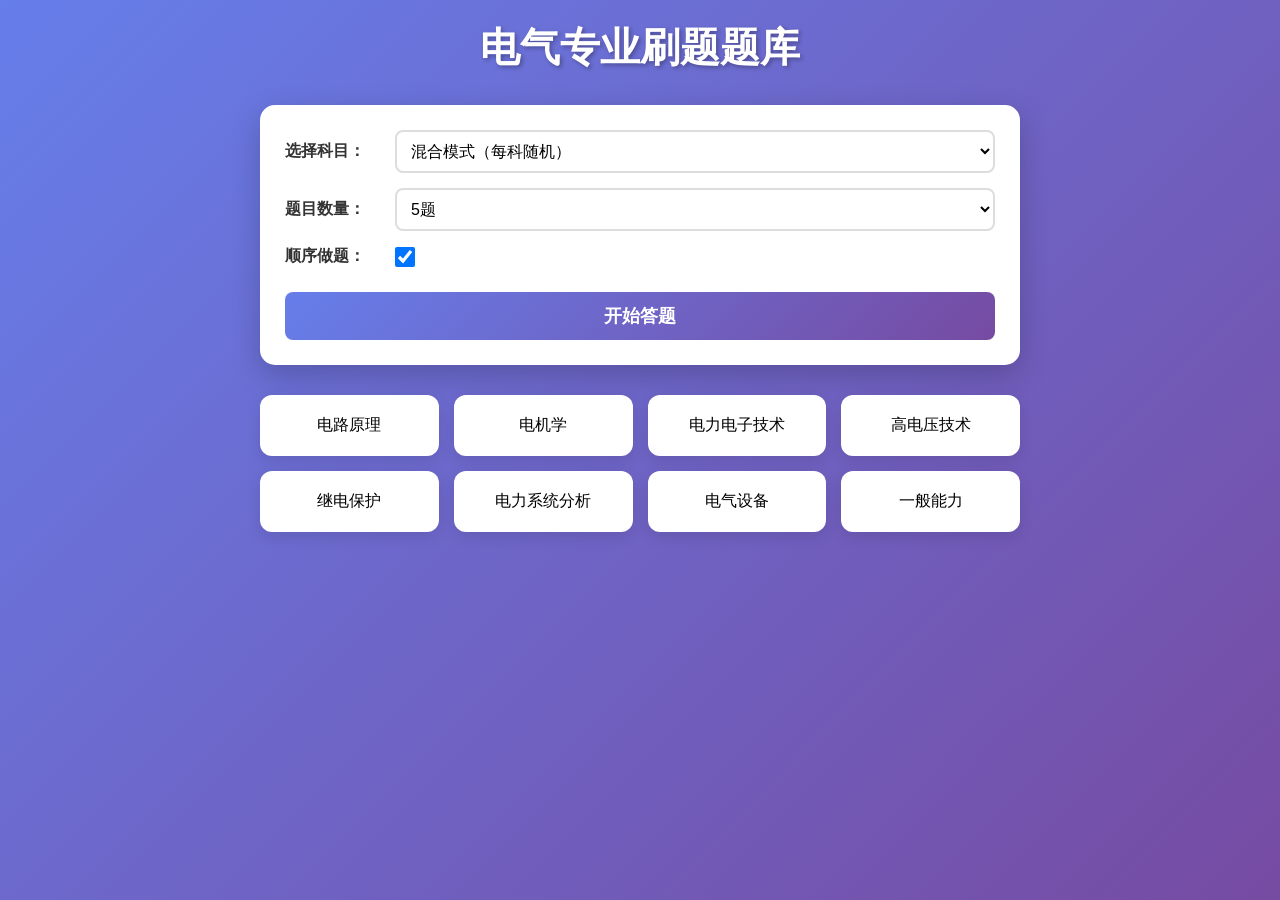
<file: index.html>
<!DOCTYPE html>
<html lang="zh-CN">
<head>
    <meta charset="UTF-8">
    <meta name="viewport" content="width=device-width, initial-scale=1.0">
    <title>电气专业刷题题库</title>
    <link rel="stylesheet" href="./styles/main.css">
</head>
<body>
    <div class="container">
        <h1>电气专业刷题题库</h1>
        
        <div class="settings">
            <div class="setting-item">
                <label>选择科目：</label>
                <select id="subject-select">
                    <option value="mixed">混合模式（每科随机）</option>
                    <option value="dianlu">电路原理</option>
                    <option value="dianji">电机学</option>
                    <option value="dianli">电力电子技术</option>
                    <option value="gaodianya">高电压技术</option>
                    <option value="jidian">继电保护</option>
                    <option value="xitong">电力系统分析</option>
                    <option value="shebei">电气设备(发电厂)</option>
                    <option value="nengli">一般能力</option>
                </select>
            </div>
            
            <div class="setting-item">
                <label>题目数量：</label>
                <select id="count-select">
                    <option value="5">5题</option>
                    <option value="10">10题</option>
                    <option value="20">20题</option>
                    <option value="50">50题</option>
                </select>
            </div>
            
            <div class="setting-item">
                <label>顺序做题：</label>
                <input type="checkbox" id="order-checkbox" checked>
            </div>
            
            <button id="start-btn">开始答题</button>
        </div>
        
        <div class="subject-grid">
            <div class="subject-card" data-subject="dianlu">电路原理</div>
            <div class="subject-card" data-subject="dianji">电机学</div>
            <div class="subject-card" data-subject="dianli">电力电子技术</div>
            <div class="subject-card" data-subject="gaodianya">高电压技术</div>
            <div class="subject-card" data-subject="jidian">继电保护</div>
            <div class="subject-card" data-subject="xitong">电力系统分析</div>
            <div class="subject-card" data-subject="shebei">电气设备</div>
            <div class="subject-card" data-subject="nengli">一般能力</div>
        </div>
    </div>
    
    <!-- 第一步：加载所有科目题库（必须放在最前面） -->
    <script src="./data/dianlu.js"></script>
    <script src="./data/dianji.js"></script>
    <script src="./data/dianli.js"></script>
    <script src="./data/gaodianya.js"></script>
    <script src="./data/jidian.js"></script>
    <script src="./data/xitong.js"></script>
    <script src="./data/shebei.js"></script>
    <script src="./data/nengli.js"></script>
    
    <!-- 第二步：加载数据处理逻辑 -->
    <script src="./scripts/data.js"></script>
    
    <!-- 页面内联交互逻辑 -->
    <script>
        // 点击科目卡片快速选择
        document.querySelectorAll('.subject-card').forEach(card => {
            card.addEventListener('click', () => {
                document.getElementById('subject-select').value = card.dataset.subject;
            });
        });
        
        // 开始答题
        document.getElementById('start-btn').addEventListener('click', () => {
            const subject = document.getElementById('subject-select').value;
            const count = document.getElementById('count-select').value;
            const order = document.getElementById('order-checkbox').checked;
            
            localStorage.setItem('quizSubject', subject);
            localStorage.setItem('quizCount', count);
            localStorage.setItem('quizOrder', order);
            
            window.location.href = './quiz.html';
        });
    </script>
</body>
</html>
</file>
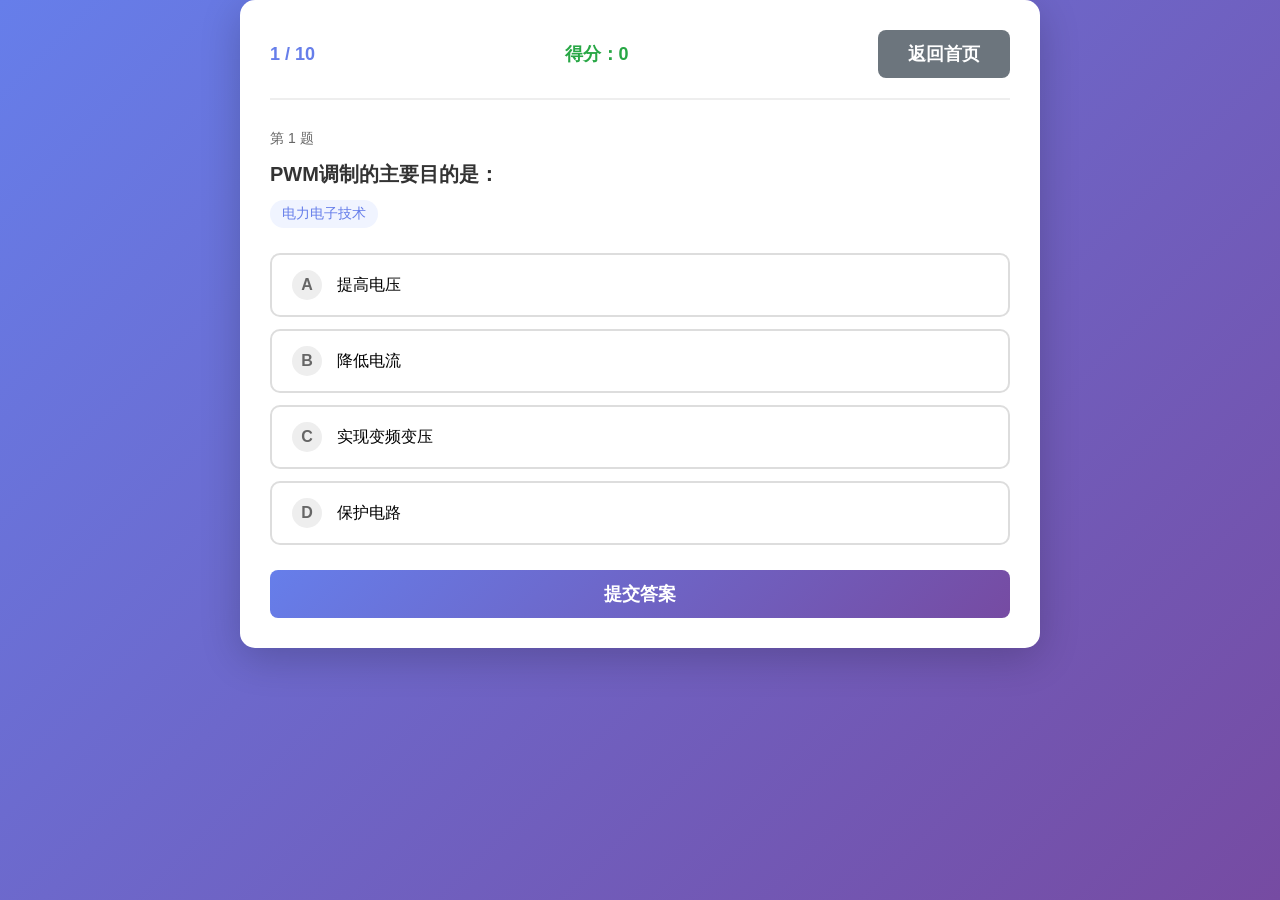
<file: quiz.html>
<!DOCTYPE html>
<html lang="zh-CN">
<head>
    <meta charset="UTF-8">
    <meta name="viewport" content="width=device-width, initial-scale=1.0">
    <title>答题页面</title>
    <link rel="stylesheet" href="./styles/main.css">
</head>
<body>
    <div class="container quiz-container">
        <div class="quiz-header">
            <div class="progress">
                <span id="current-num">1</span> / <span id="total-num">10</span>
            </div>
            <div class="score" id="score">得分：0</div>
            <button id="back-btn" class="back-btn">返回首页</button>
        </div>
        
        <div class="question-container">
            <div class="question-number">第 <span id="question-num">1</span> 题</div>
            <div class="question-text" id="question-text"></div>
            <div class="question-category" id="question-category"></div>
        </div>
        
        <div class="options-container" id="options-container">
            <!-- 选项会动态生成 -->
        </div>
        
        <div class="feedback" id="feedback" style="display: none;">
            <div class="feedback-content" id="feedback-content"></div>
        </div>
        
        <div class="quiz-actions">
            <button id="submit-btn" class="submit-btn">提交答案</button>
            <button id="next-btn" class="next-btn" style="display: none;">下一题</button>
        </div>
    </div>

    <!-- 第一步：加载所有科目题库 -->
    <script src="./data/dianlu.js"></script>
    <script src="./data/dianji.js"></script>
    <script src="./data/dianli.js"></script>
    <script src="./data/gaodianya.js"></script>
    <script src="./data/jidian.js"></script>
    <script src="./data/xitong.js"></script>
    <script src="./data/shebei.js"></script>
    <script src="./data/nengli.js"></script>
    
    <!-- 第二步：加载数据处理逻辑 -->
    <script src="./scripts/data.js"></script>
    
    <!-- 第三步：加载答题交互逻辑 -->
    <script src="./scripts/quiz.js"></script>
 
</body>
</html>
</file>
<file: styles/main.css>
* {
    margin: 0;
    padding: 0;
    box-sizing: border-box;
}

body {
    font-family: 'Microsoft YaHei', sans-serif;
    background: linear-gradient(135deg, #667eea 0%, #764ba2 100%);
    min-height: 100vh;
}

.container {
    max-width: 800px;
    margin: 0 auto;
    padding: 20px;
}

h1 {
    text-align: center;
    color: white;
    margin-bottom: 30px;
    font-size: 2.5rem;
    text-shadow: 2px 2px 4px rgba(0,0,0,0.3);
}

.settings {
    background: white;
    border-radius: 15px;
    padding: 25px;
    margin-bottom: 30px;
    box-shadow: 0 10px 30px rgba(0,0,0,0.2);
}

.setting-item {
    margin-bottom: 15px;
    display: flex;
    align-items: center;
    gap: 10px;
}

.setting-item label {
    font-weight: bold;
    color: #333;
    min-width: 100px;
}

.setting-item select {
    flex: 1;
    padding: 10px;
    border: 2px solid #ddd;
    border-radius: 8px;
    font-size: 16px;
    background: white;
}

.setting-item input[type="checkbox"] {
    width: 20px;
    height: 20px;
}

button {
    padding: 12px 30px;
    font-size: 18px;
    border: none;
    border-radius: 8px;
    cursor: pointer;
    font-weight: bold;
    transition: all 0.3s ease;
}

#start-btn {
    width: 100%;
    background: linear-gradient(135deg, #667eea 0%, #764ba2 100%);
    color: white;
    margin-top: 10px;
}

#start-btn:hover {
    transform: translateY(-2px);
    box-shadow: 0 5px 20px rgba(102, 126, 234, 0.4);
}

.subject-grid {
    display: grid;
    grid-template-columns: repeat(4, 1fr);
    gap: 15px;
}

.subject-card {
    background: white;
    padding: 20px;
    border-radius: 12px;
    text-align: center;
    cursor: pointer;
    transition: all 0.3s ease;
    box-shadow: 0 5px 15px rgba(0,0,0,0.1);
}

.subject-card:hover {
    transform: translateY(-5px);
    box-shadow: 0 10px 25px rgba(0,0,0,0.2);
    border: 2px solid #667eea;
}

/* 答题页面样式 */
.quiz-container {
    background: white;
    border-radius: 15px;
    padding: 30px;
    box-shadow: 0 10px 40px rgba(0,0,0,0.2);
}

.quiz-header {
    display: flex;
    justify-content: space-between;
    align-items: center;
    margin-bottom: 30px;
    padding-bottom: 20px;
    border-bottom: 2px solid #eee;
}

.progress {
    font-size: 18px;
    font-weight: bold;
    color: #667eea;
}

.score {
    font-size: 18px;
    font-weight: bold;
    color: #28a745;
}

.back-btn {
    background: #6c757d;
    color: white;
}

.back-btn:hover {
    background: #5a6268;
}

.question-container {
    margin-bottom: 25px;
}

.question-number {
    font-size: 14px;
    color: #666;
    margin-bottom: 10px;
}

.question-text {
    font-size: 20px;
    font-weight: bold;
    color: #333;
    margin-bottom: 10px;
    line-height: 1.6;
}

.question-category {
    font-size: 14px;
    color: #667eea;
    background: #f0f4ff;
    padding: 5px 12px;
    border-radius: 20px;
    display: inline-block;
}

.options-container {
    display: flex;
    flex-direction: column;
    gap: 12px;
    margin-bottom: 25px;
}

.option {
    display: flex;
    align-items: center;
    padding: 15px 20px;
    border: 2px solid #ddd;
    border-radius: 10px;
    cursor: pointer;
    transition: all 0.3s ease;
    font-size: 16px;
}

.option:hover {
    border-color: #667eea;
    background: #f8f9ff;
}

.option.selected {
    border-color: #667eea;
    background: #eef2ff;
}

.option.correct {
    border-color: #28a745;
    background: #d4edda;
}

.option.incorrect {
    border-color: #dc3545;
    background: #f8d7da;
}

.option-letter {
    width: 30px;
    height: 30px;
    background: #eee;
    border-radius: 50%;
    display: flex;
    align-items: center;
    justify-content: center;
    margin-right: 15px;
    font-weight: bold;
    color: #666;
}

.option.selected .option-letter {
    background: #667eea;
    color: white;
}

.option.correct .option-letter {
    background: #28a745;
    color: white;
}

.option.incorrect .option-letter {
    background: #dc3545;
    color: white;
}

.feedback {
    background: #fff3cd;
    border: 1px solid #ffeeba;
    border-radius: 10px;
    padding: 20px;
    margin-bottom: 25px;
}

.feedback-content {
    color: #856404;
    font-size: 16px;
    line-height: 1.6;
}

.quiz-actions {
    display: flex;
    gap: 15px;
}

.submit-btn, .next-btn {
    flex: 1;
    background: linear-gradient(135deg, #667eea 0%, #764ba2 100%);
    color: white;
}

.submit-btn:hover, .next-btn:hover {
    transform: translateY(-2px);
    box-shadow: 0 5px 20px rgba(102, 126, 234, 0.4);
}

.result-container {
    text-align: center;
    padding: 40px 20px;
}

.result-title {
    font-size: 2rem;
    margin-bottom: 20px;
    color: #333;
}

.result-score {
    font-size: 3rem;
    font-weight: bold;
    color: #667eea;
    margin-bottom: 10px;
}

.result-text {
    font-size: 1.2rem;
    color: #666;
    margin-bottom: 30px;
}

.result-actions {
    display: flex;
    gap: 15px;
    justify-content: center;
}

.result-actions button {
    padding: 15px 40px;
}

@media (max-width: 600px) {
    .subject-grid {
        grid-template-columns: repeat(2, 1fr);
    }
    
    .quiz-actions {
        flex-direction: column;
    }
}
</file>
